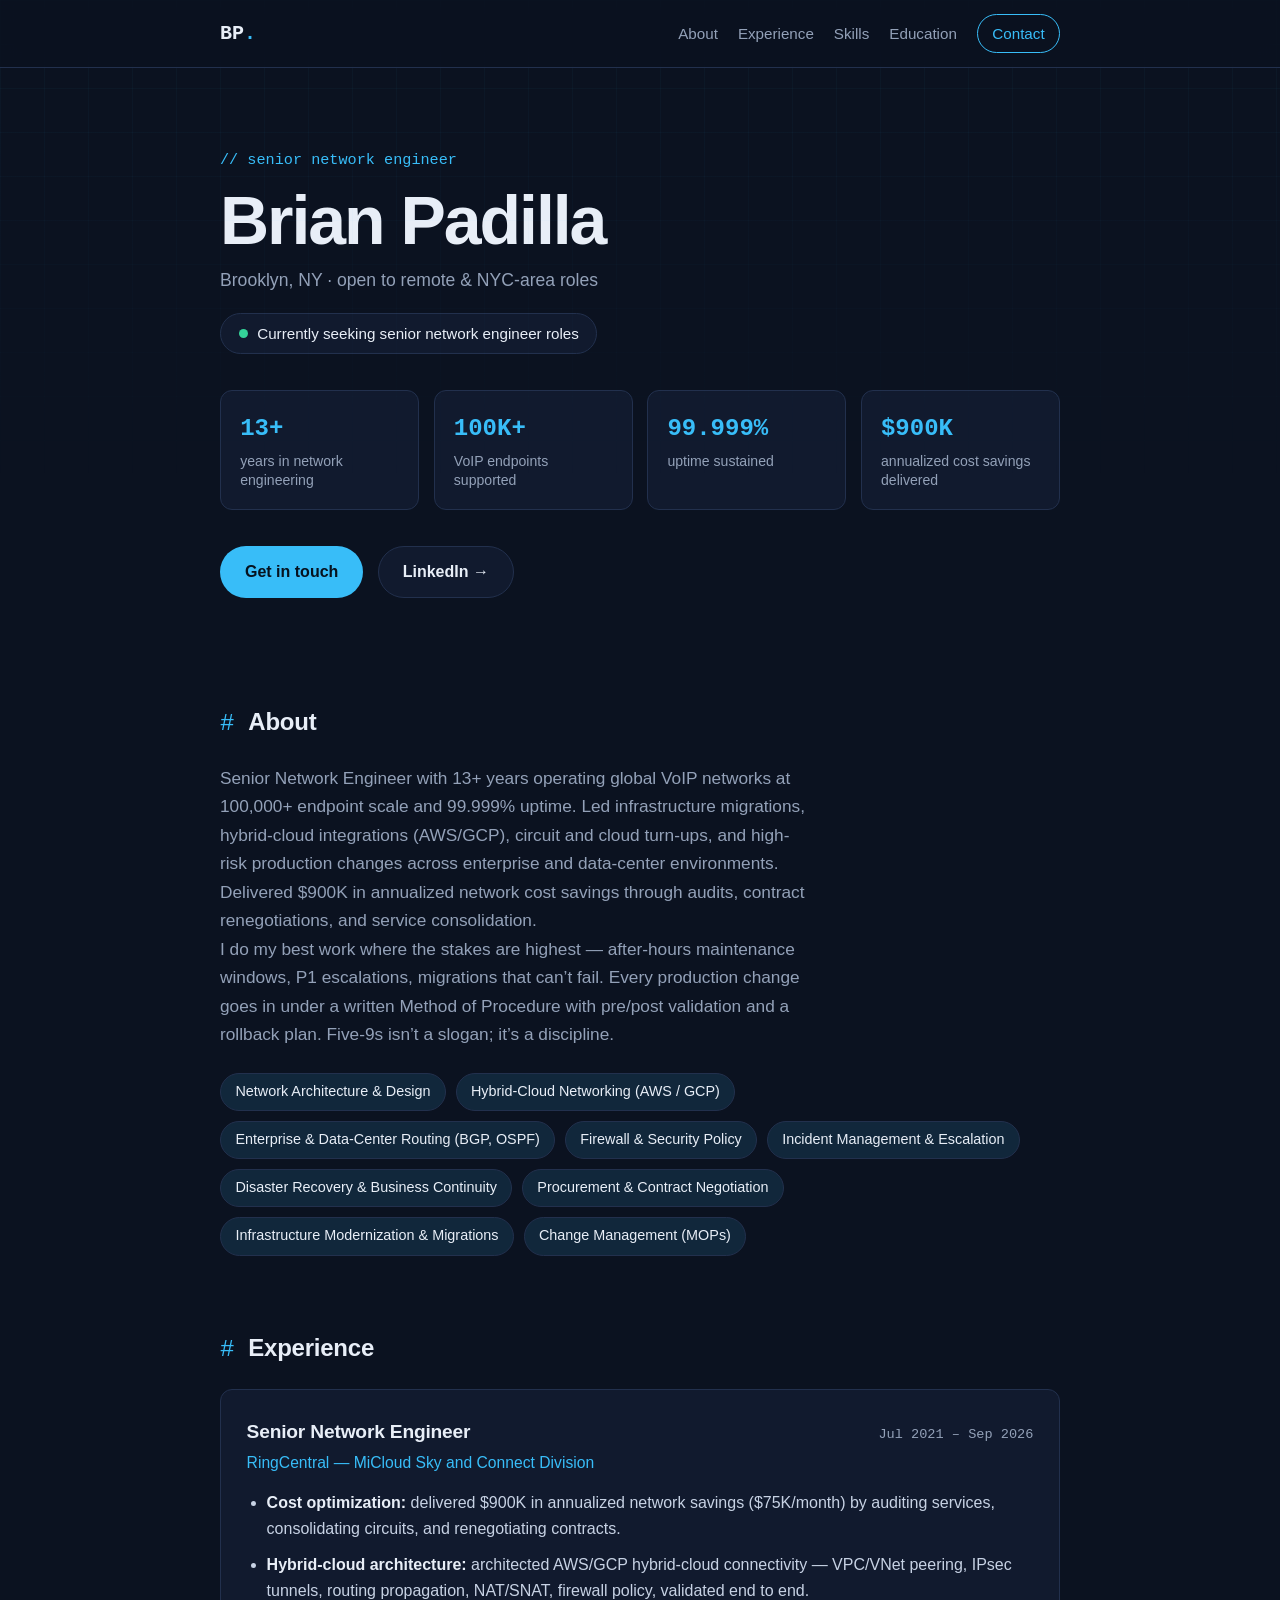
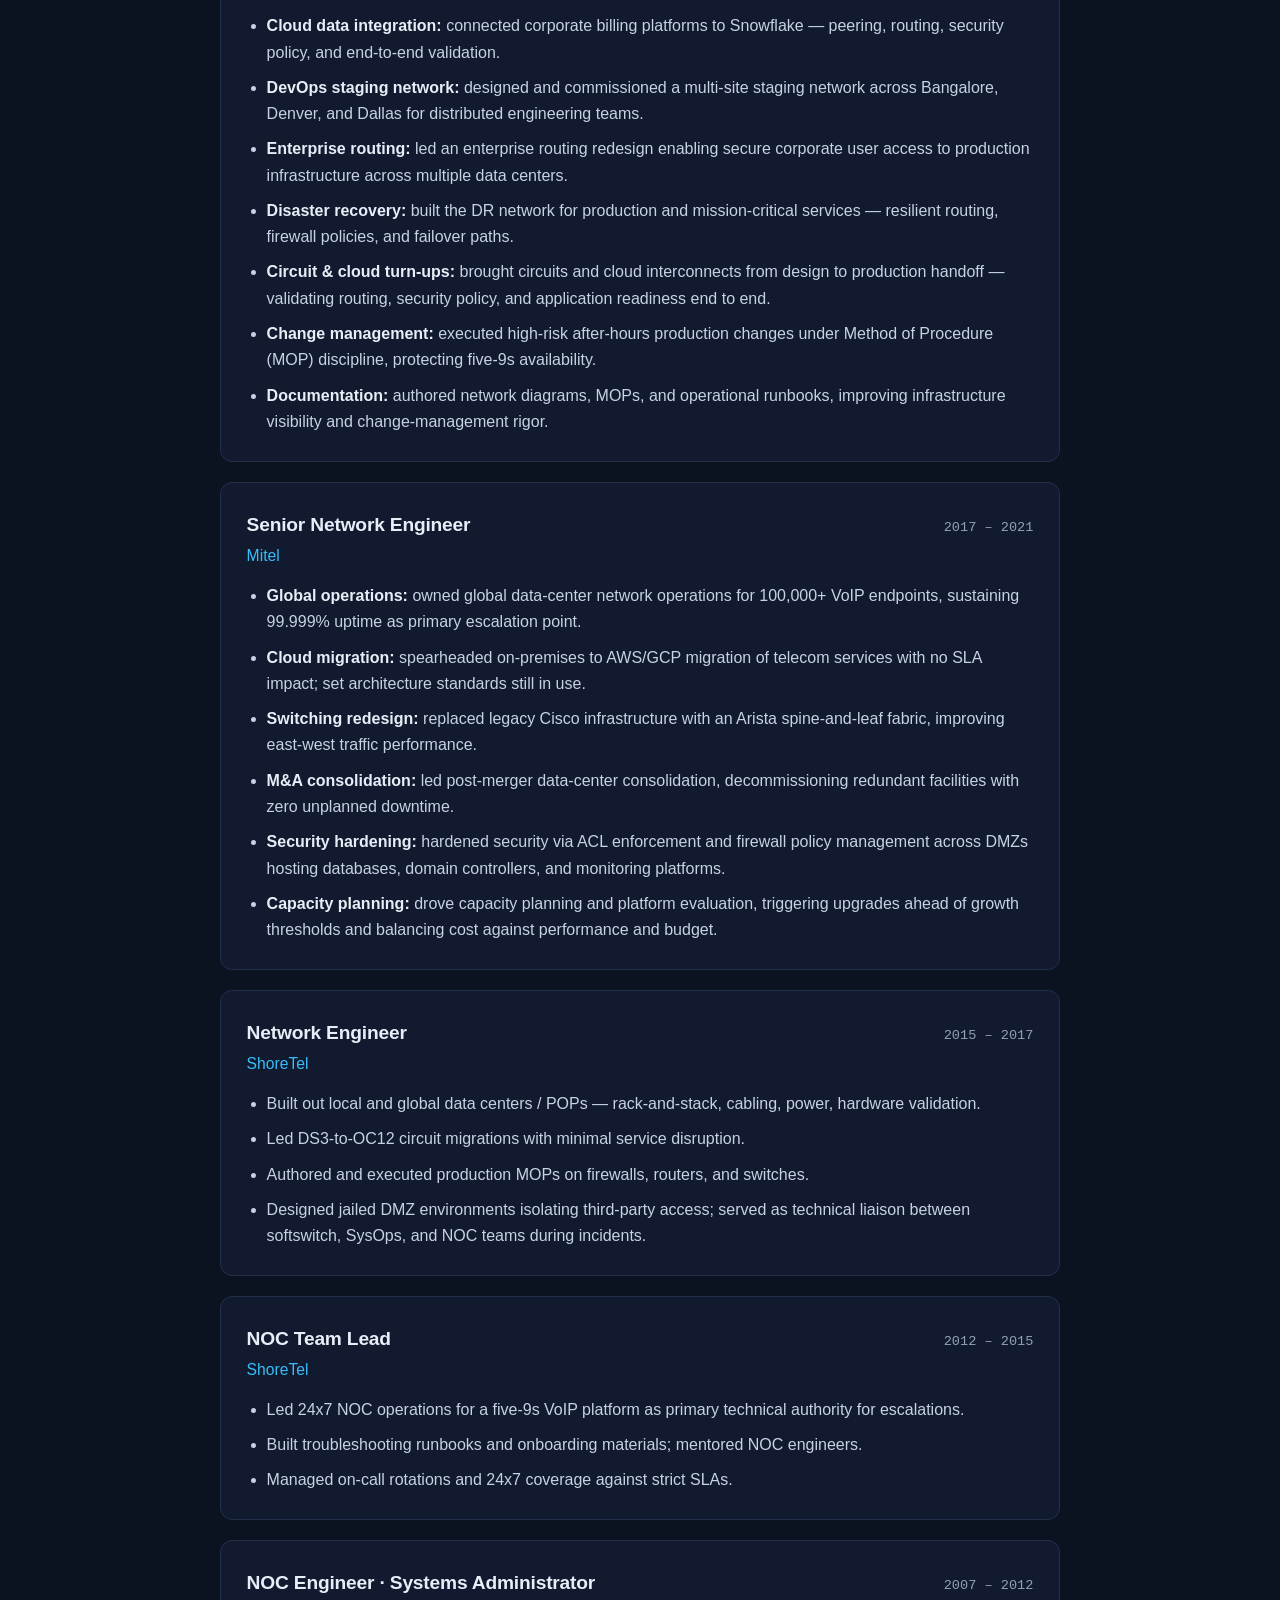
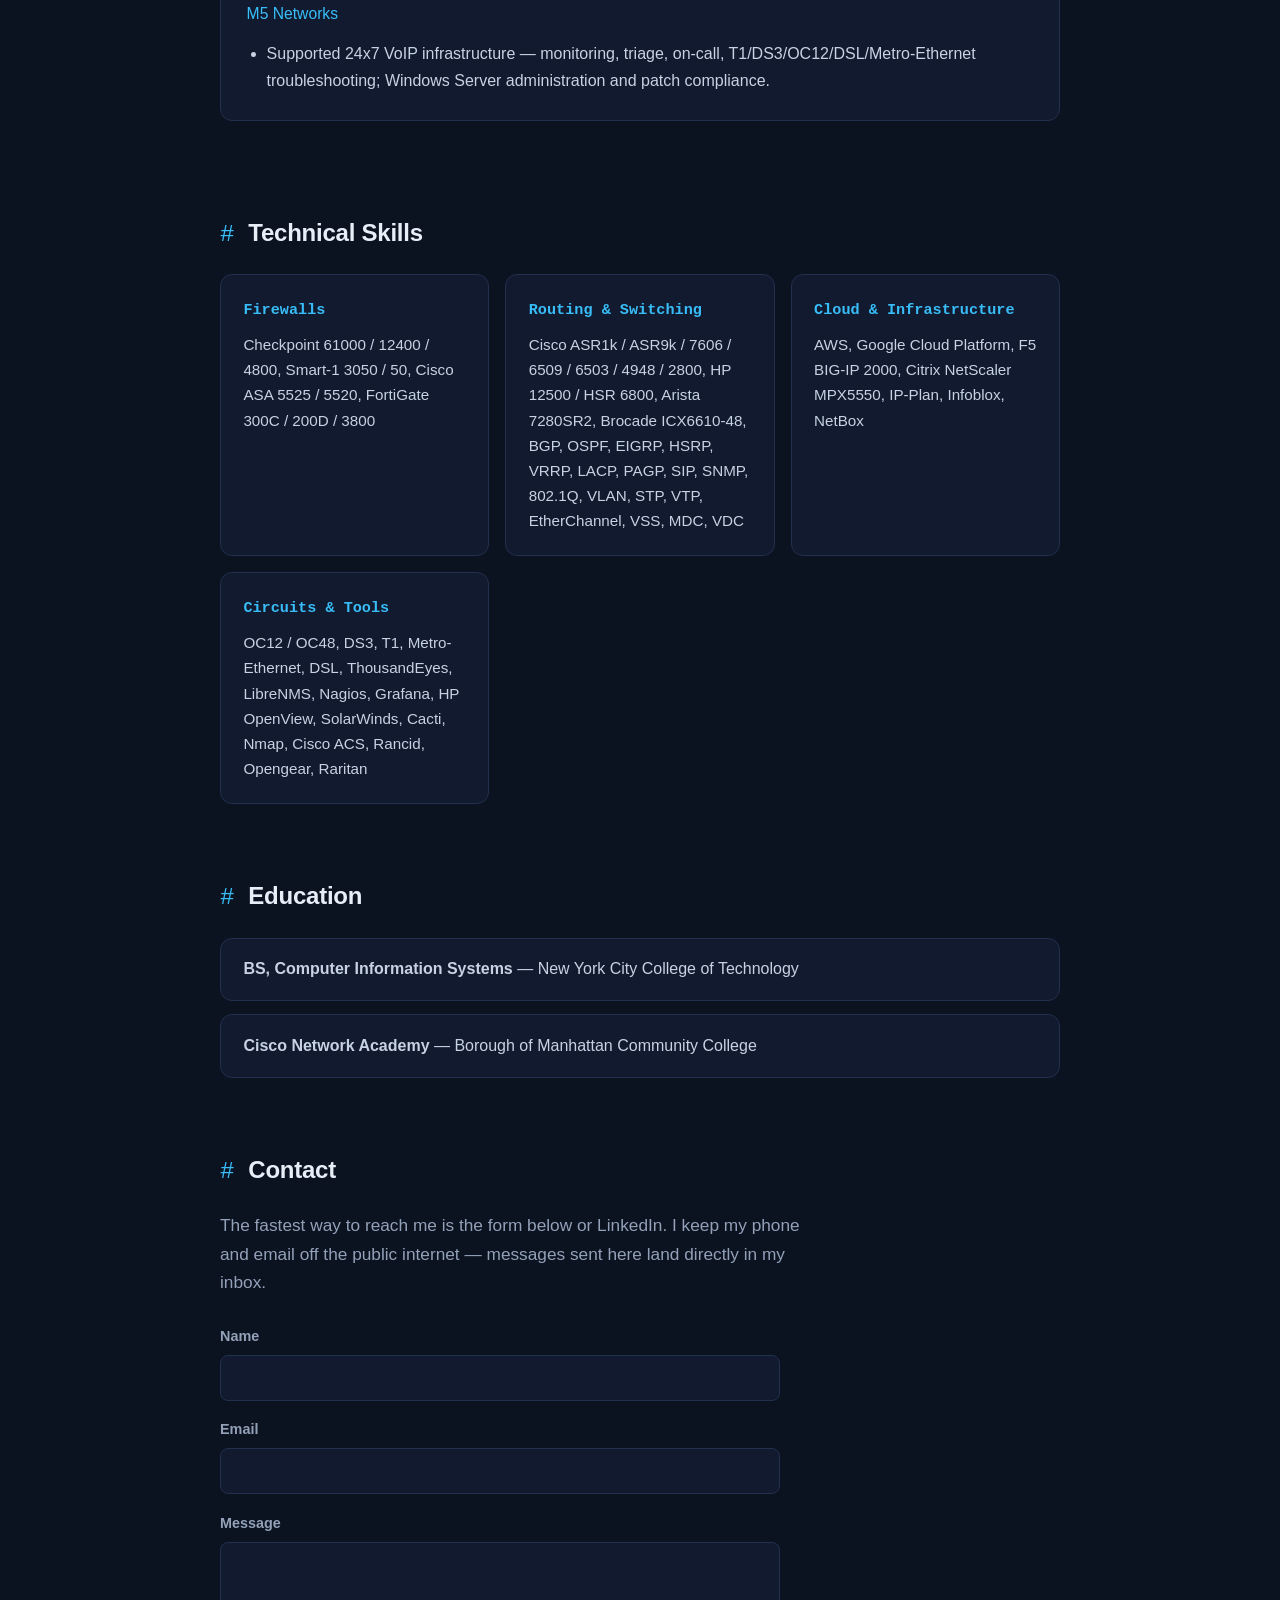
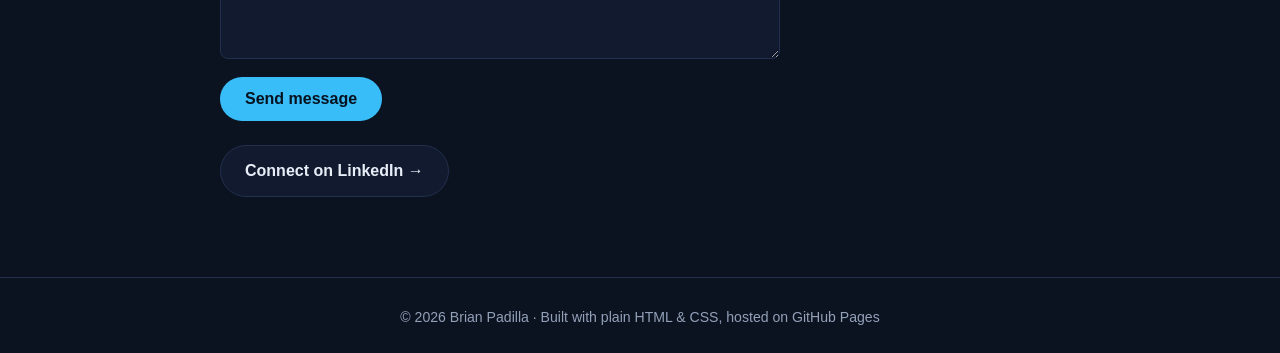
<file: index.html>
<!DOCTYPE html>
<html lang="en">
<head>
  <meta charset="UTF-8">
  <meta name="viewport" content="width=device-width, initial-scale=1.0">
  <title>Brian Padilla — Senior Network Engineer</title>
  <meta name="description" content="Brian Padilla is a Senior Network Engineer with 13+ years operating global VoIP networks at 100,000+ endpoint scale and 99.999% uptime.">
  <link rel="icon" href="data:image/svg+xml,<svg xmlns='http://www.w3.org/2000/svg' viewBox='0 0 100 100'><text y='.9em' font-size='90'>&#128421;</text></svg>">
  <link rel="stylesheet" href="styles.css">
</head>
<body>

  <header class="site-header">
    <nav class="nav">
      <a class="brand" href="#top">BP<span class="brand-dot">.</span></a>
      <div class="nav-links">
        <a href="#about">About</a>
        <a href="#experience">Experience</a>
        <a href="#skills">Skills</a>
        <a href="#education">Education</a>
        <a href="#contact" class="nav-cta">Contact</a>
      </div>
    </nav>
  </header>

  <main id="top">

    <!-- HERO -->
    <section class="hero">
      <p class="hero-kicker">// senior network engineer</p>
      <h1>Brian Padilla</h1>
      <p class="hero-sub">Brooklyn, NY &middot; open to remote &amp; NYC-area roles</p>
      <p class="hero-status"><span class="status-dot" aria-hidden="true"></span>Currently seeking senior network engineer roles</p>
      <div class="stat-row">
        <div class="stat"><span class="stat-num">13+</span><span class="stat-label">years in network engineering</span></div>
        <div class="stat"><span class="stat-num">100K+</span><span class="stat-label">VoIP endpoints supported</span></div>
        <div class="stat"><span class="stat-num">99.999%</span><span class="stat-label">uptime sustained</span></div>
        <div class="stat"><span class="stat-num">$900K</span><span class="stat-label">annualized cost savings delivered</span></div>
      </div>
      <div class="hero-actions">
        <a class="btn btn-primary" href="#contact">Get in touch</a>
        <!-- TODO: verify this is your LinkedIn URL before publishing -->
        <a class="btn btn-ghost" href="https://www.linkedin.com/in/brianpadilla81" target="_blank" rel="noopener">LinkedIn &rarr;</a>
      </div>
    </section>

    <!-- ABOUT -->
    <section id="about" class="section">
      <h2>About</h2>
      <p class="lede">Senior Network Engineer with 13+ years operating global VoIP networks at 100,000+ endpoint scale and 99.999% uptime. Led infrastructure migrations, hybrid-cloud integrations (AWS/GCP), circuit and cloud turn-ups, and high-risk production changes across enterprise and data-center environments. Delivered $900K in annualized network cost savings through audits, contract renegotiations, and service consolidation.</p>
      <p class="lede">I do my best work where the stakes are highest &mdash; after-hours maintenance windows, P1 escalations, migrations that can&rsquo;t fail. Every production change goes in under a written Method of Procedure with pre/post validation and a rollback plan. Five-9s isn&rsquo;t a slogan; it&rsquo;s a discipline.</p>
      <ul class="competency-list">
        <li>Network Architecture &amp; Design</li>
        <li>Hybrid-Cloud Networking (AWS / GCP)</li>
        <li>Enterprise &amp; Data-Center Routing (BGP, OSPF)</li>
        <li>Firewall &amp; Security Policy</li>
        <li>Incident Management &amp; Escalation</li>
        <li>Disaster Recovery &amp; Business Continuity</li>
        <li>Procurement &amp; Contract Negotiation</li>
        <li>Infrastructure Modernization &amp; Migrations</li>
        <li>Change Management (MOPs)</li>
      </ul>
    </section>

    <!-- EXPERIENCE -->
    <section id="experience" class="section">
      <h2>Experience</h2>

      <article class="job">
        <div class="job-head">
          <div>
            <h3>Senior Network Engineer</h3>
            <p class="job-company">RingCentral &mdash; MiCloud Sky and Connect Division</p>
          </div>
          <span class="job-dates">Jul 2021 &ndash; Sep 2026</span>
        </div>
        <ul>
          <li><strong>Cost optimization:</strong> delivered $900K in annualized network savings ($75K/month) by auditing services, consolidating circuits, and renegotiating contracts.</li>
          <li><strong>Hybrid-cloud architecture:</strong> architected AWS/GCP hybrid-cloud connectivity &mdash; VPC/VNet peering, IPsec tunnels, routing propagation, NAT/SNAT, firewall policy, validated end to end.</li>
          <li><strong>Cloud data integration:</strong> connected corporate billing platforms to Snowflake &mdash; peering, routing, security policy, and end-to-end validation.</li>
          <li><strong>DevOps staging network:</strong> designed and commissioned a multi-site staging network across Bangalore, Denver, and Dallas for distributed engineering teams.</li>
          <li><strong>Enterprise routing:</strong> led an enterprise routing redesign enabling secure corporate user access to production infrastructure across multiple data centers.</li>
          <li><strong>Disaster recovery:</strong> built the DR network for production and mission-critical services &mdash; resilient routing, firewall policies, and failover paths.</li>
          <li><strong>Circuit &amp; cloud turn-ups:</strong> brought circuits and cloud interconnects from design to production handoff &mdash; validating routing, security policy, and application readiness end to end.</li>
          <li><strong>Change management:</strong> executed high-risk after-hours production changes under Method of Procedure (MOP) discipline, protecting five-9s availability.</li>
          <li><strong>Documentation:</strong> authored network diagrams, MOPs, and operational runbooks, improving infrastructure visibility and change-management rigor.</li>
        </ul>
      </article>

      <article class="job">
        <div class="job-head">
          <div>
            <h3>Senior Network Engineer</h3>
            <p class="job-company">Mitel</p>
          </div>
          <span class="job-dates">2017 &ndash; 2021</span>
        </div>
        <ul>
          <li><strong>Global operations:</strong> owned global data-center network operations for 100,000+ VoIP endpoints, sustaining 99.999% uptime as primary escalation point.</li>
          <li><strong>Cloud migration:</strong> spearheaded on-premises to AWS/GCP migration of telecom services with no SLA impact; set architecture standards still in use.</li>
          <li><strong>Switching redesign:</strong> replaced legacy Cisco infrastructure with an Arista spine-and-leaf fabric, improving east-west traffic performance.</li>
          <li><strong>M&amp;A consolidation:</strong> led post-merger data-center consolidation, decommissioning redundant facilities with zero unplanned downtime.</li>
          <li><strong>Security hardening:</strong> hardened security via ACL enforcement and firewall policy management across DMZs hosting databases, domain controllers, and monitoring platforms.</li>
          <li><strong>Capacity planning:</strong> drove capacity planning and platform evaluation, triggering upgrades ahead of growth thresholds and balancing cost against performance and budget.</li>
        </ul>
      </article>

      <article class="job">
        <div class="job-head">
          <div>
            <h3>Network Engineer</h3>
            <p class="job-company">ShoreTel</p>
          </div>
          <span class="job-dates">2015 &ndash; 2017</span>
        </div>
        <ul>
          <li>Built out local and global data centers / POPs &mdash; rack-and-stack, cabling, power, hardware validation.</li>
          <li>Led DS3-to-OC12 circuit migrations with minimal service disruption.</li>
          <li>Authored and executed production MOPs on firewalls, routers, and switches.</li>
          <li>Designed jailed DMZ environments isolating third-party access; served as technical liaison between softswitch, SysOps, and NOC teams during incidents.</li>
        </ul>
      </article>

      <article class="job">
        <div class="job-head">
          <div>
            <h3>NOC Team Lead</h3>
            <p class="job-company">ShoreTel</p>
          </div>
          <span class="job-dates">2012 &ndash; 2015</span>
        </div>
        <ul>
          <li>Led 24x7 NOC operations for a five-9s VoIP platform as primary technical authority for escalations.</li>
          <li>Built troubleshooting runbooks and onboarding materials; mentored NOC engineers.</li>
          <li>Managed on-call rotations and 24x7 coverage against strict SLAs.</li>
        </ul>
      </article>

      <article class="job">
        <div class="job-head">
          <div>
            <h3>NOC Engineer &middot; Systems Administrator</h3>
            <p class="job-company">M5 Networks</p>
          </div>
          <span class="job-dates">2007 &ndash; 2012</span>
        </div>
        <ul>
          <li>Supported 24x7 VoIP infrastructure &mdash; monitoring, triage, on-call, T1/DS3/OC12/DSL/Metro-Ethernet troubleshooting; Windows Server administration and patch compliance.</li>
        </ul>
      </article>
    </section>

    <!-- SKILLS -->
    <section id="skills" class="section">
      <h2>Technical Skills</h2>
      <div class="skill-grid">
        <div class="skill-card">
          <h3>Firewalls</h3>
          <p>Checkpoint 61000 / 12400 / 4800, Smart-1 3050 / 50, Cisco ASA 5525 / 5520, FortiGate 300C / 200D / 3800</p>
        </div>
        <div class="skill-card">
          <h3>Routing &amp; Switching</h3>
          <p>Cisco ASR1k / ASR9k / 7606 / 6509 / 6503 / 4948 / 2800, HP 12500 / HSR 6800, Arista 7280SR2, Brocade ICX6610-48, BGP, OSPF, EIGRP, HSRP, VRRP, LACP, PAGP, SIP, SNMP, 802.1Q, VLAN, STP, VTP, EtherChannel, VSS, MDC, VDC</p>
        </div>
        <div class="skill-card">
          <h3>Cloud &amp; Infrastructure</h3>
          <p>AWS, Google Cloud Platform, F5 BIG-IP 2000, Citrix NetScaler MPX5550, IP-Plan, Infoblox, NetBox</p>
        </div>
        <div class="skill-card">
          <h3>Circuits &amp; Tools</h3>
          <p>OC12 / OC48, DS3, T1, Metro-Ethernet, DSL, ThousandEyes, LibreNMS, Nagios, Grafana, HP OpenView, SolarWinds, Cacti, Nmap, Cisco ACS, Rancid, Opengear, Raritan</p>
        </div>
      </div>
    </section>

    <!-- EDUCATION -->
    <section id="education" class="section">
      <h2>Education</h2>
      <ul class="edu-list">
        <li><strong>BS, Computer Information Systems</strong> &mdash; New York City College of Technology</li>
        <li><strong>Cisco Network Academy</strong> &mdash; Borough of Manhattan Community College</li>
      </ul>
    </section>

    <!-- CONTACT -->
    <section id="contact" class="section">
      <h2>Contact</h2>
      <p class="lede">The fastest way to reach me is the form below or LinkedIn. I keep my phone and email off the public internet &mdash; messages sent here land directly in my inbox.</p>

      <!--
        CONTACT FORM SETUP (2 minutes, free):
        1. Sign up at https://formspree.io (free tier is plenty)
        2. Create a form — Formspree gives you an endpoint like https://formspree.io/f/xabc1234
        3. Replace YOUR_FORM_ID below with your endpoint. Your email stays hidden;
           Formspree forwards messages to it without ever showing the address on this page.
        Until you do this, the form will not send.
      -->
      <form class="contact-form" action="https://formspree.io/f/YOUR_FORM_ID" method="POST">
        <div class="field">
          <label for="cf-name">Name</label>
          <input id="cf-name" type="text" name="name" autocomplete="name" required>
        </div>
        <div class="field">
          <label for="cf-email">Email</label>
          <input id="cf-email" type="email" name="email" autocomplete="email" required>
        </div>
        <div class="field">
          <label for="cf-message">Message</label>
          <textarea id="cf-message" name="message" rows="5" required></textarea>
        </div>
        <button type="submit" class="btn btn-primary">Send message</button>
      </form>

      <div class="contact-alt">
        <!-- TODO: verify this is your LinkedIn URL before publishing -->
        <a class="btn btn-ghost" href="https://www.linkedin.com/in/brianpadilla" target="_blank" rel="noopener">Connect on LinkedIn &rarr;</a>
      </div>
    </section>

  </main>

  <footer class="site-footer">
    <p>&copy; 2026 Brian Padilla &middot; Built with plain HTML &amp; CSS, hosted on GitHub Pages</p>
  </footer>

</body>
</html>
</file>
<file: styles.css>
/* Brian Padilla — resume site. Plain CSS, no frameworks, no build step.
   Drop index.html + styles.css into a GitHub repo and enable Pages. */

:root {
  --bg: #0b1220; /*--bg: #f8f7f4;*/
  --surface: #111a2e;
  --surface-2: #16213a;
  --border: #22304d;
  --text: #e8eef7;
  --muted: #93a1b8;
  --accent: #38bdf8;
  --accent-dim: rgba(56, 189, 248, 0.12);
  --radius: 12px;
  --maxw: 880px;
  --font: -apple-system, BlinkMacSystemFont, "Segoe UI", Inter, Roboto, Helvetica, Arial, sans-serif;
  --mono: ui-monospace, SFMono-Regular, Menlo, Consolas, monospace;
}

* { box-sizing: border-box; margin: 0; padding: 0; }

html { scroll-behavior: smooth; }

body {
  background: var(--bg);
  color: var(--text);
  font-family: var(--font);
  line-height: 1.65;
  -webkit-font-smoothing: antialiased;
}

/* Subtle network-grid backdrop on the hero */
body::before {
  content: "";
  position: fixed;
  inset: 0;
  pointer-events: none;
  background-image:
    linear-gradient(rgba(56, 189, 248, 0.045) 1px, transparent 1px),
    linear-gradient(90deg, rgba(56, 189, 248, 0.045) 1px, transparent 1px);
  background-size: 44px 44px;
  mask-image: linear-gradient(to bottom, black 0%, transparent 55%);
}

/* ---------- header / nav ---------- */
.site-header {
  position: sticky;
  top: 0;
  z-index: 10;
  background: rgba(11, 18, 32, 0.85);
  backdrop-filter: blur(10px);
  border-bottom: 1px solid var(--border);
}

.nav {
  max-width: var(--maxw);
  margin: 0 auto;
  padding: 0.9rem 1.25rem;
  display: flex;
  align-items: center;
  justify-content: space-between;
}

.brand {
  font-family: var(--mono);
  font-weight: 700;
  font-size: 1.25rem;
  color: var(--text);
  text-decoration: none;
}
.brand-dot { color: var(--accent); }

.nav-links { display: flex; gap: 1.25rem; align-items: center; }
.nav-links a {
  color: var(--muted);
  text-decoration: none;
  font-size: 0.95rem;
}
.nav-links a:hover { color: var(--text); }
.nav-cta {
  border: 1px solid var(--accent);
  color: var(--accent) !important;
  padding: 0.35rem 0.9rem;
  border-radius: 999px;
}
.nav-cta:hover { background: var(--accent-dim); }

/* ---------- layout ---------- */
main {
  max-width: var(--maxw);
  margin: 0 auto;
  padding: 0 1.25rem;
}

.section { padding: 3.5rem 0 1rem; }

h2 {
  font-size: 1.5rem;
  margin-bottom: 1.25rem;
  letter-spacing: -0.01em;
}
h2::before {
  content: "# ";
  color: var(--accent);
  font-family: var(--mono);
  font-weight: 400;
}

.lede { color: var(--muted); font-size: 1.08rem; max-width: 62ch; }

/* ---------- hero ---------- */
.hero { padding: 5rem 0 3rem; }

.hero-kicker {
  font-family: var(--mono);
  color: var(--accent);
  font-size: 0.95rem;
  margin-bottom: 0.75rem;
}

.hero h1 {
  font-size: clamp(2.6rem, 7vw, 4.25rem);
  letter-spacing: -0.03em;
  line-height: 1.05;
}

.hero-sub { color: var(--muted); margin-top: 0.6rem; font-size: 1.1rem; }

.hero-status {
  display: inline-flex;
  align-items: center;
  gap: 0.6rem;
  margin-top: 1.1rem;
  background: var(--surface);
  border: 1px solid var(--border);
  border-radius: 999px;
  padding: 0.45rem 1.1rem;
  font-size: 0.95rem;
  color: var(--text);
}
.status-dot {
  width: 9px;
  height: 9px;
  border-radius: 50%;
  background: #34d399;
  animation: pulse 2s infinite;
}
@keyframes pulse {
  0% { box-shadow: 0 0 0 0 rgba(52, 211, 153, 0.55); }
  70% { box-shadow: 0 0 0 9px rgba(52, 211, 153, 0); }
  100% { box-shadow: 0 0 0 0 rgba(52, 211, 153, 0); }
}

.stat-row {
  display: grid;
  grid-template-columns: repeat(auto-fit, minmax(160px, 1fr));
  gap: 0.9rem;
  margin: 2.25rem 0;
}

.stat {
  background: var(--surface);
  border: 1px solid var(--border);
  border-radius: var(--radius);
  padding: 1.1rem 1.2rem;
  display: flex;
  flex-direction: column;
  gap: 0.2rem;
}
.stat-num {
  font-family: var(--mono);
  font-size: 1.5rem;
  font-weight: 700;
  color: var(--accent);
}
.stat-label { color: var(--muted); font-size: 0.88rem; line-height: 1.4; }

.hero-actions { display: flex; gap: 0.9rem; flex-wrap: wrap; }

.btn {
  display: inline-block;
  padding: 0.75rem 1.5rem;
  border-radius: 999px;
  text-decoration: none;
  font-weight: 600;
  font-size: 1rem;
  border: 1px solid transparent;
  cursor: pointer;
  font-family: var(--font);
}
.btn-primary { background: var(--accent); color: #06121f; }
.btn-primary:hover { filter: brightness(1.1); }
.btn-ghost { border-color: var(--border); color: var(--text); background: var(--surface); }
.btn-ghost:hover { border-color: var(--accent); }

/* ---------- about ---------- */
.competency-list {
  list-style: none;
  display: flex;
  flex-wrap: wrap;
  gap: 0.6rem;
  margin-top: 1.5rem;
}
.competency-list li {
  background: var(--accent-dim);
  border: 1px solid var(--border);
  color: var(--text);
  padding: 0.4rem 0.9rem;
  border-radius: 999px;
  font-size: 0.9rem;
}

/* ---------- experience ---------- */
.job {
  background: var(--surface);
  border: 1px solid var(--border);
  border-radius: var(--radius);
  padding: 1.6rem;
  margin-bottom: 1.25rem;
}
.job-head {
  display: flex;
  justify-content: space-between;
  align-items: baseline;
  gap: 1rem;
  flex-wrap: wrap;
  margin-bottom: 0.9rem;
}
.job h3 { font-size: 1.2rem; letter-spacing: -0.01em; }
.job-company { color: var(--accent); font-size: 0.98rem; margin-top: 0.15rem; }
.job-dates {
  font-family: var(--mono);
  font-size: 0.85rem;
  color: var(--muted);
  white-space: nowrap;
}
.job ul { padding-left: 1.25rem; display: grid; gap: 0.55rem; }
.job li { color: #c7d2e4; }
.job li strong { color: var(--text); font-weight: 600; }

/* ---------- skills ---------- */
.skill-grid {
  display: grid;
  grid-template-columns: repeat(auto-fit, minmax(260px, 1fr));
  gap: 1rem;
}
.skill-card {
  background: var(--surface);
  border: 1px solid var(--border);
  border-radius: var(--radius);
  padding: 1.4rem;
}
.skill-card h3 {
  font-family: var(--mono);
  font-size: 0.95rem;
  color: var(--accent);
  margin-bottom: 0.6rem;
  font-weight: 600;
}
.skill-card p { color: #c7d2e4; font-size: 0.95rem; }

/* ---------- education ---------- */
.edu-list { list-style: none; display: grid; gap: 0.8rem; }
.edu-list li {
  background: var(--surface);
  border: 1px solid var(--border);
  border-radius: var(--radius);
  padding: 1.1rem 1.4rem;
  color: #c7d2e4;
}

/* ---------- contact ---------- */
.contact-form {
  display: grid;
  gap: 1.1rem;
  max-width: 560px;
  margin-top: 1.75rem;
}
/* Each field is its own block so Name / Email / Message always stack
   vertically, one per line, even if the stylesheet fails to load. */
.field { display: grid; gap: 0.4rem; }
.field label {
  font-size: 0.9rem;
  color: var(--muted);
  font-weight: 600;
}
.contact-form input,
.contact-form textarea {
  background: var(--surface);
  border: 1px solid var(--border);
  border-radius: 8px;
  color: var(--text);
  padding: 0.8rem 1rem;
  font-size: 1rem;
  font-family: var(--font);
  width: 100%;
}
.contact-form input:focus,
.contact-form textarea:focus {
  outline: none;
  border-color: var(--accent);
  box-shadow: 0 0 0 3px var(--accent-dim);
}
.contact-form button { justify-self: start; }
.contact-alt { margin-top: 1.5rem; }

/* ---------- footer ---------- */
.site-footer {
  border-top: 1px solid var(--border);
  margin-top: 4rem;
  padding: 1.75rem 1.25rem;
  text-align: center;
  color: var(--muted);
  font-size: 0.88rem;
}

/* ---------- responsive ---------- */
@media (max-width: 640px) {
  .nav-links a:not(.nav-cta) { display: none; }
  .hero { padding: 3.5rem 0 2rem; }
  .section { padding: 2.5rem 0 0.5rem; }
}

/* ---------- print: falls back to a clean one-column resume ---------- */
@media print {
  body::before, .site-header, .hero-actions, .contact-form, .site-footer { display: none; }
  body { background: #fff; color: #111; }
  .stat, .job, .skill-card, .edu-list li { background: #fff; border-color: #ccc; }
  .stat-num, .job-company, .skill-card h3, h2::before { color: #0b5fa5; }
  .lede, .job li, .skill-card p, .edu-list li, .stat-label { color: #333; }
  .section { padding: 1.5rem 0 0; }
  .hero { padding: 1rem 0; }
}

@media (prefers-reduced-motion: reduce) {
  html { scroll-behavior: auto; }
  .status-dot { animation: none; }
}
</file>
